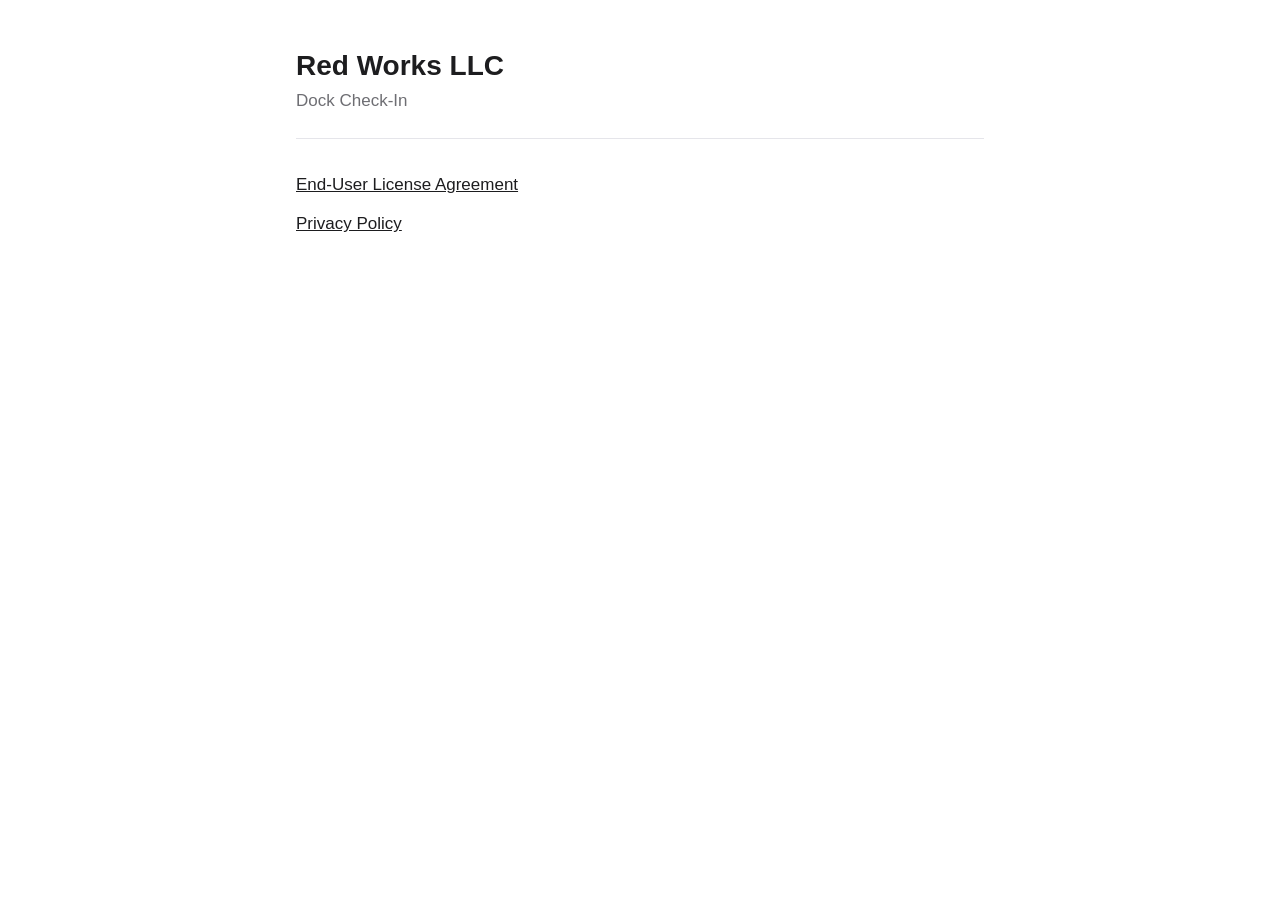
<file: index.html>
<!doctype html>
<html lang="en">
<head>
<meta charset="utf-8">
<meta name="viewport" content="width=device-width, initial-scale=1">
<title>Red Works LLC</title>
<link rel="stylesheet" href="style.css">
</head>
<body>
<main>
<h1>Red Works LLC</h1>
<p class="meta">Dock Check-In</p>
<p><a href="eula.html">End-User License Agreement</a></p>
<p><a href="privacy.html">Privacy Policy</a></p>
</main>
</body>
</html>
</file>
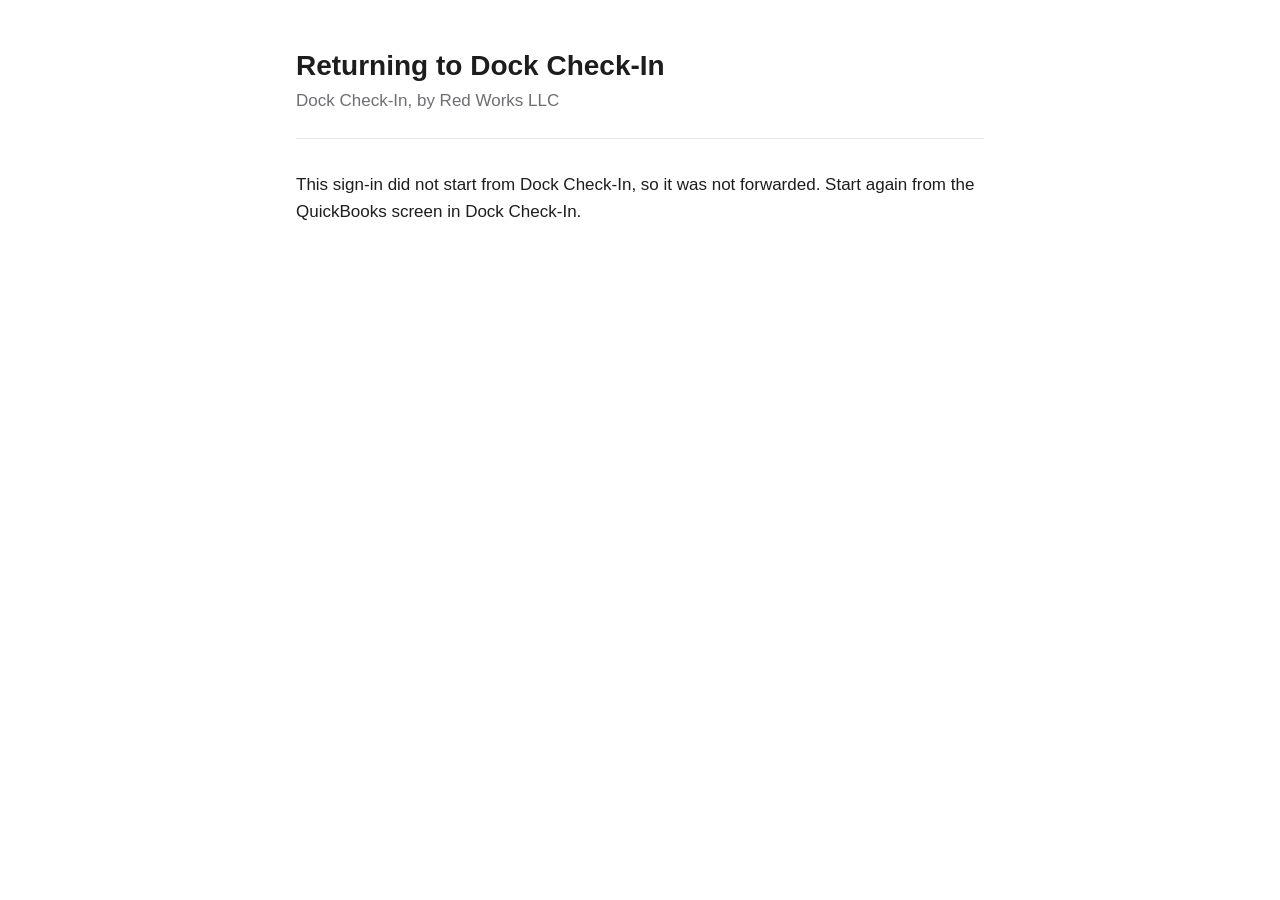
<file: callback.html>
<!doctype html>
<html lang="en">
<head>
<meta charset="utf-8">
<meta name="viewport" content="width=device-width, initial-scale=1">
<meta name="referrer" content="no-referrer">
<title>Returning to Dock Check-In</title>
<link rel="stylesheet" href="style.css">
</head>
<body>
<main>
<h1>Returning to Dock Check-In</h1>
<p class="meta">Dock Check-In, by Red Works LLC</p>
<p id="msg">One moment.</p>
<noscript><p>Dock Check-In needs JavaScript to finish connecting.</p></noscript>
</main>
<script>
(function() {
  function decodeStateOrigin(state) {
    var idx = state.lastIndexOf('.');
    if (idx === -1) return null;
    var b64 = state.slice(idx + 1);
    var b64std = b64.replace(/-/g, '+').replace(/_/g, '/');
    while (b64std.length % 4 !== 0) { b64std += '='; }
    try {
      return atob(b64std);
    } catch (e) {
      return null;
    }
  }

  function isPrivateHost(hostname) {
    if (hostname === 'localhost') return true;
    if (hostname.slice(-6) === '.local') return true;
    if (hostname === '[::1]') return true;
    var m = /^(\d{1,3})\.(\d{1,3})\.(\d{1,3})\.(\d{1,3})$/.exec(hostname);
    if (m) {
      var o1 = Number(m[1]), o2 = Number(m[2]), o3 = Number(m[3]), o4 = Number(m[4]);
      if (o1 > 255 || o2 > 255 || o3 > 255 || o4 > 255) return false;
      if (o1 === 127) return true;
      if (o1 === 10) return true;
      if (o1 === 192 && o2 === 168) return true;
      if (o1 === 172 && o2 >= 16 && o2 <= 31) return true;
    }
    return false;
  }

  function decideTarget(state) {
    var decoded;
    try {
      decoded = decodeStateOrigin(state);
      if (!decoded) return null;
      var url = new URL(decoded);
      if (url.protocol !== 'http:' && url.protocol !== 'https:') return null;
      if (url.pathname !== '/' && url.pathname !== '') return null;
      if (url.username || url.password) return null;
      if (!isPrivateHost(url.hostname)) return null;
      return url;
    } catch (e) {
      return null;
    }
  }

  var q = location.search;
  var params = new URLSearchParams(q);
  var state = params.get('state') || '';
  var target = decideTarget(state);
  if (target) {
    location.replace(target.origin + '/qbo/callback' + q);
  } else {
    var msg = document.getElementById('msg');
    if (msg) {
      msg.textContent = 'This sign-in did not start from Dock Check-In, so it was not forwarded. Start again from the QuickBooks screen in Dock Check-In.';
    }
  }
})();
</script>
</body>
</html>
</file>
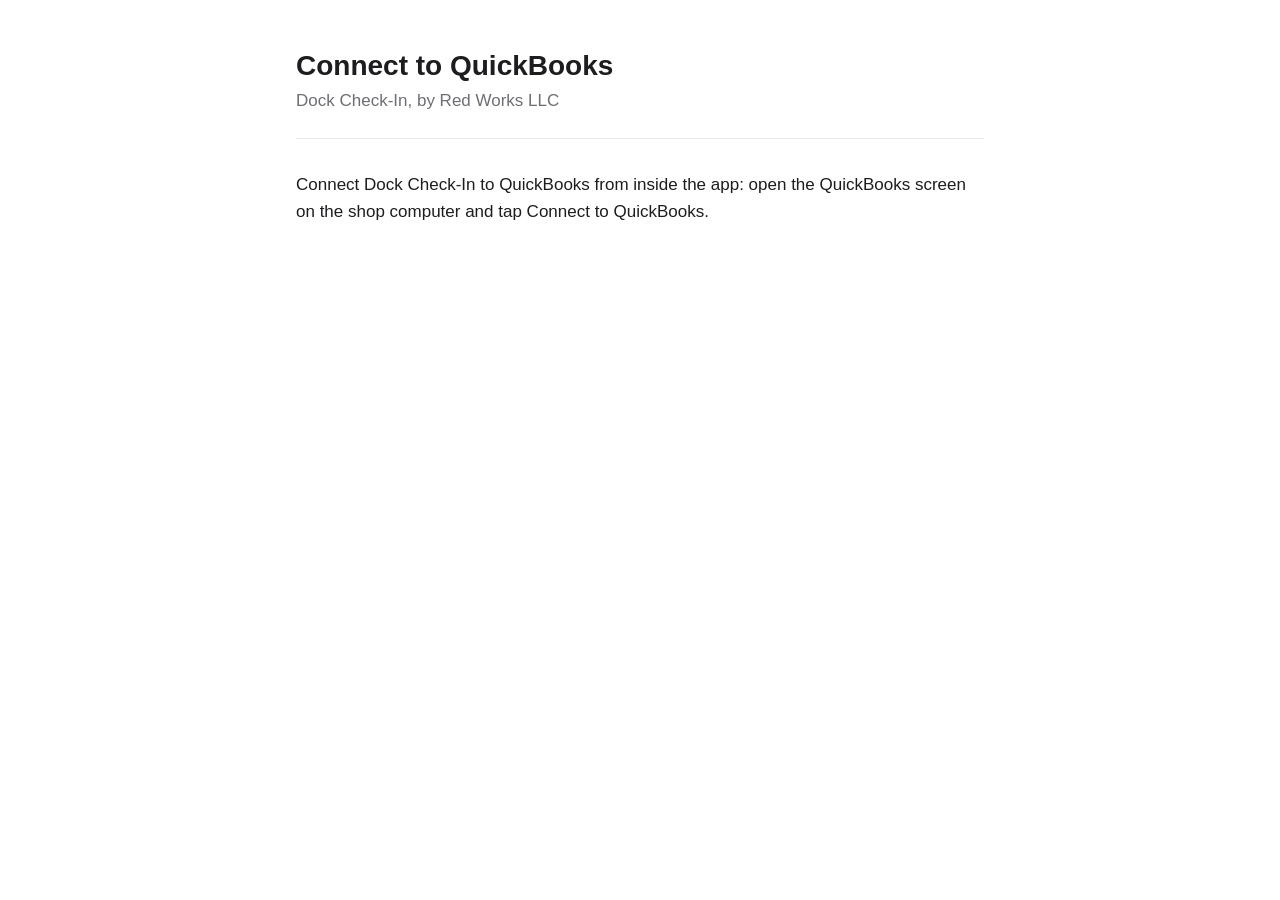
<file: connect.html>
<!doctype html>
<html lang="en">
<head>
<meta charset="utf-8">
<meta name="viewport" content="width=device-width, initial-scale=1">
<title>Connect Dock Check-In</title>
<link rel="stylesheet" href="style.css">
</head>
<body>
<main>
<h1>Connect to QuickBooks</h1>
<p class="meta">Dock Check-In, by Red Works LLC</p>
<p>Connect Dock Check-In to QuickBooks from inside the app: open the QuickBooks screen on the shop computer and tap Connect to QuickBooks.</p>
</main>
</body>
</html>
</file>
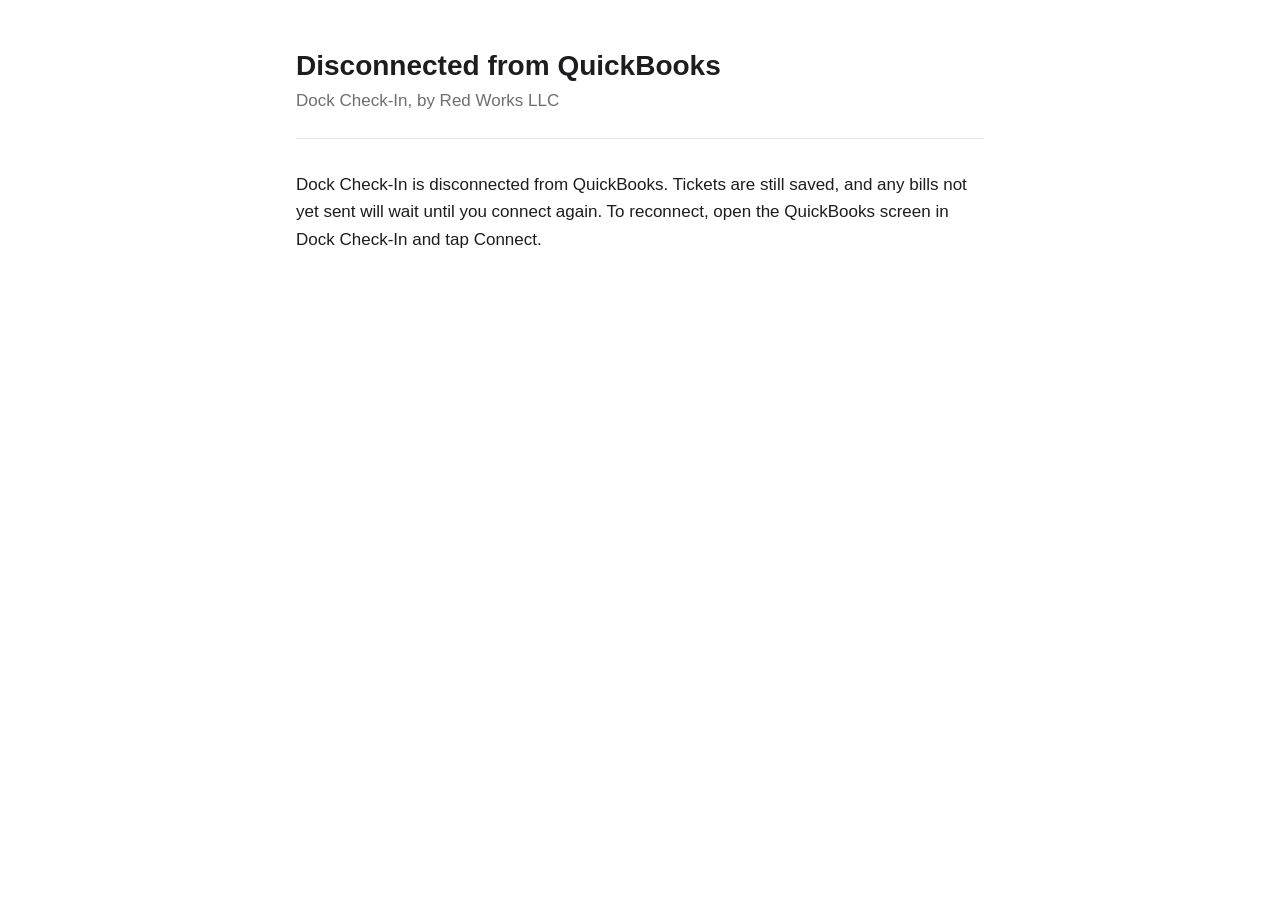
<file: disconnect.html>
<!doctype html>
<html lang="en">
<head>
<meta charset="utf-8">
<meta name="viewport" content="width=device-width, initial-scale=1">
<title>Dock Check-In Disconnected</title>
<link rel="stylesheet" href="style.css">
</head>
<body>
<main>
<h1>Disconnected from QuickBooks</h1>
<p class="meta">Dock Check-In, by Red Works LLC</p>
<p>Dock Check-In is disconnected from QuickBooks. Tickets are still saved, and any bills not yet sent will wait until you connect again. To reconnect, open the QuickBooks screen in Dock Check-In and tap Connect.</p>
</main>
</body>
</html>
</file>
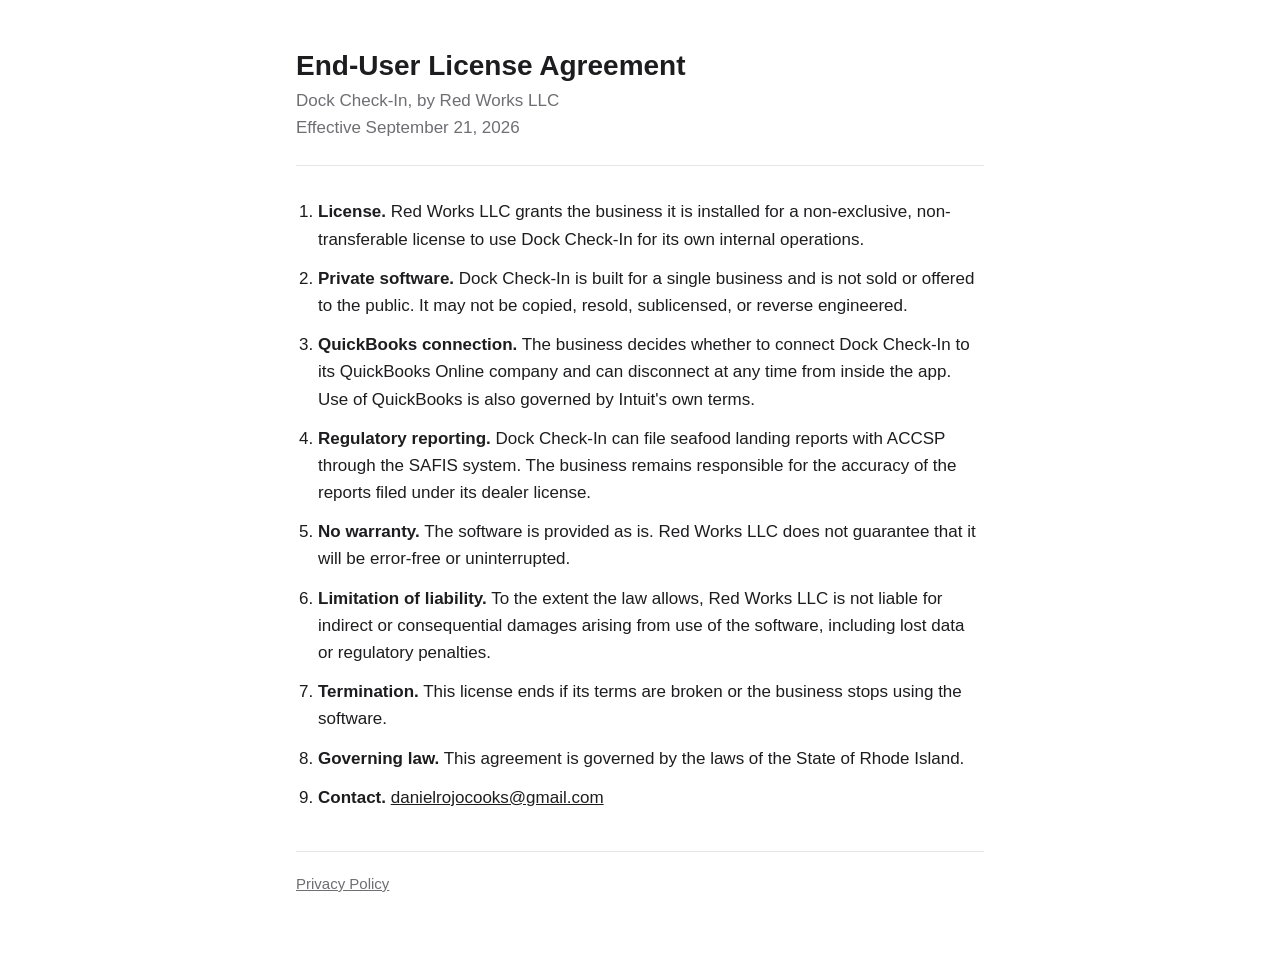
<file: eula.html>
<!doctype html>
<html lang="en">
<head>
<meta charset="utf-8">
<meta name="viewport" content="width=device-width, initial-scale=1">
<title>Dock Check-In License Agreement</title>
<link rel="stylesheet" href="style.css">
</head>
<body>
<main>
<h1>End-User License Agreement</h1>
<p class="meta">Dock Check-In, by Red Works LLC<br>Effective September 21, 2026</p>
<ol>
<li><strong>License.</strong> Red Works LLC grants the business it is installed for a non-exclusive, non-transferable license to use Dock Check-In for its own internal operations.</li>
<li><strong>Private software.</strong> Dock Check-In is built for a single business and is not sold or offered to the public. It may not be copied, resold, sublicensed, or reverse engineered.</li>
<li><strong>QuickBooks connection.</strong> The business decides whether to connect Dock Check-In to its QuickBooks Online company and can disconnect at any time from inside the app. Use of QuickBooks is also governed by Intuit's own terms.</li>
<li><strong>Regulatory reporting.</strong> Dock Check-In can file seafood landing reports with ACCSP through the SAFIS system. The business remains responsible for the accuracy of the reports filed under its dealer license.</li>
<li><strong>No warranty.</strong> The software is provided as is. Red Works LLC does not guarantee that it will be error-free or uninterrupted.</li>
<li><strong>Limitation of liability.</strong> To the extent the law allows, Red Works LLC is not liable for indirect or consequential damages arising from use of the software, including lost data or regulatory penalties.</li>
<li><strong>Termination.</strong> This license ends if its terms are broken or the business stops using the software.</li>
<li><strong>Governing law.</strong> This agreement is governed by the laws of the State of Rhode Island.</li>
<li><strong>Contact.</strong> <a href="mailto:danielrojocooks@gmail.com">danielrojocooks@gmail.com</a></li>
</ol>
<footer><a href="privacy.html">Privacy Policy</a></footer>
</main>
</body>
</html>
</file>
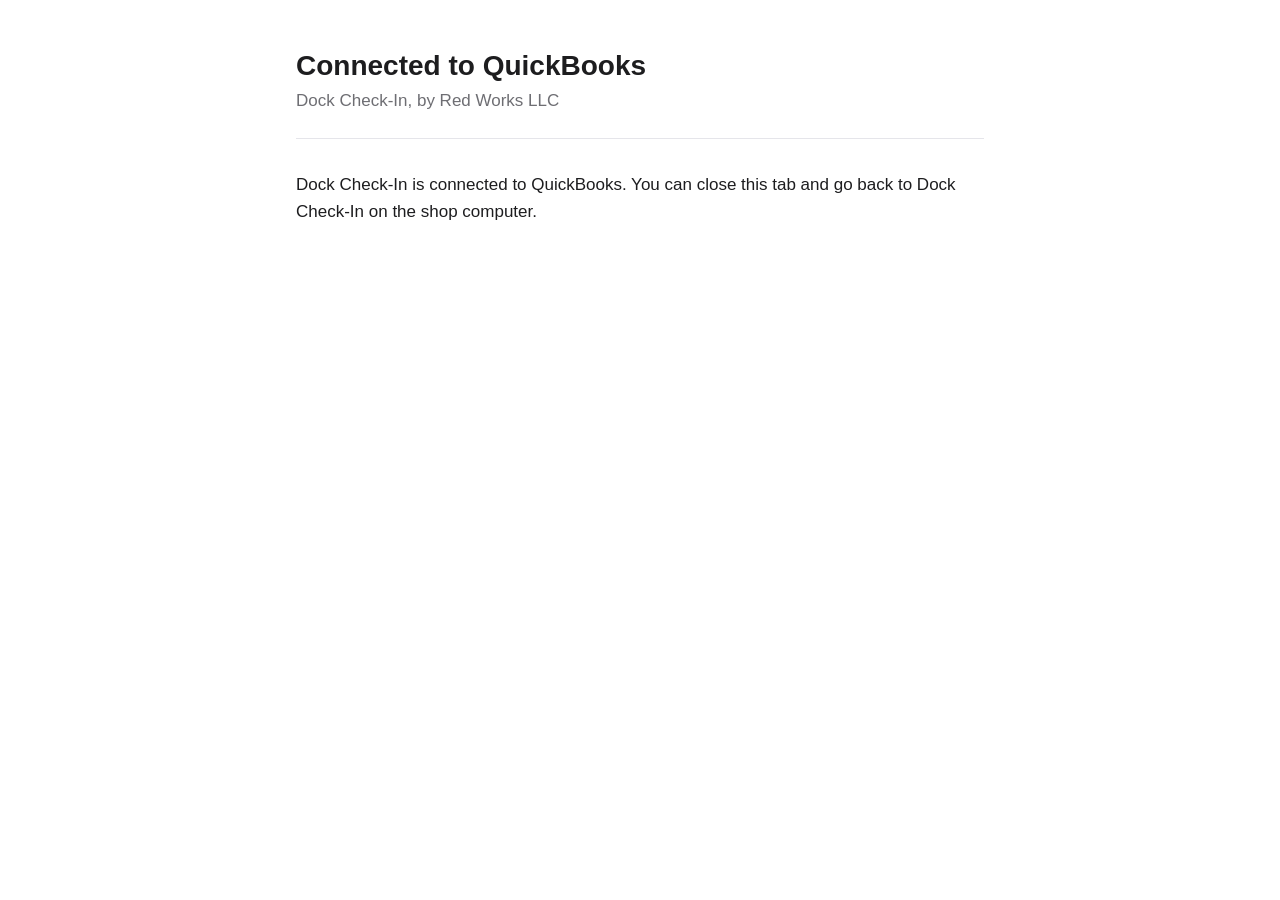
<file: launch.html>
<!doctype html>
<html lang="en">
<head>
<meta charset="utf-8">
<meta name="viewport" content="width=device-width, initial-scale=1">
<title>Dock Check-In Connected</title>
<link rel="stylesheet" href="style.css">
</head>
<body>
<main>
<h1>Connected to QuickBooks</h1>
<p class="meta">Dock Check-In, by Red Works LLC</p>
<p>Dock Check-In is connected to QuickBooks. You can close this tab and go back to Dock Check-In on the shop computer.</p>
</main>
</body>
</html>
</file>
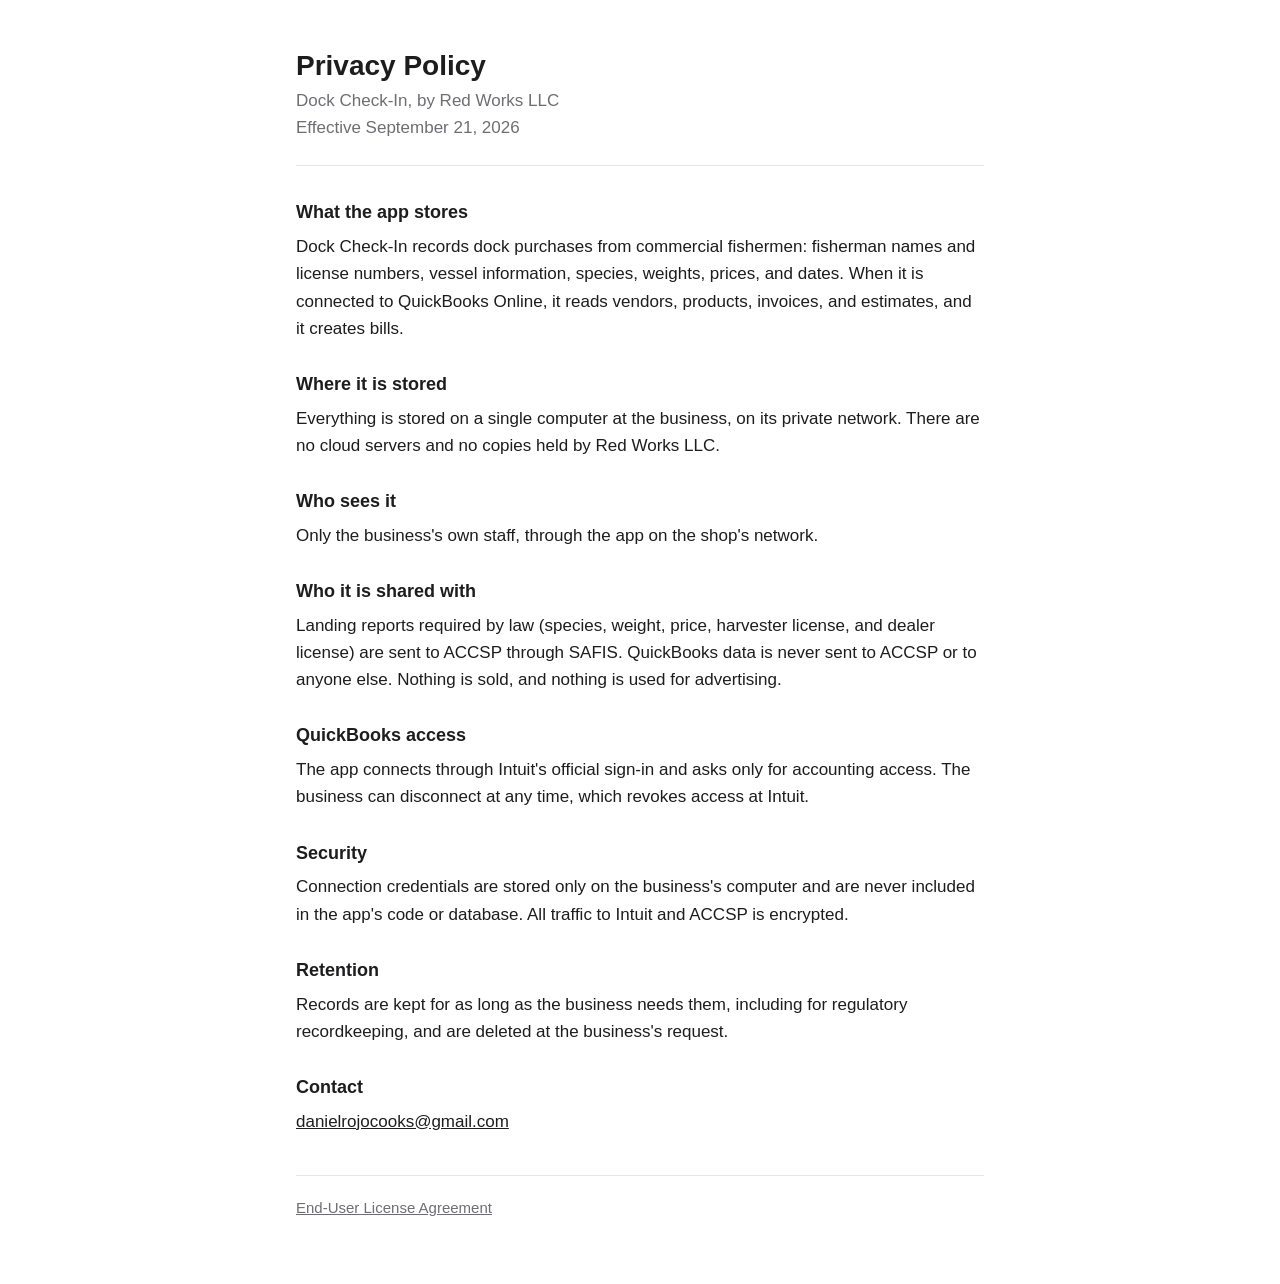
<file: privacy.html>
<!doctype html>
<html lang="en">
<head>
<meta charset="utf-8">
<meta name="viewport" content="width=device-width, initial-scale=1">
<title>Dock Check-In Privacy Policy</title>
<link rel="stylesheet" href="style.css">
</head>
<body>
<main>
<h1>Privacy Policy</h1>
<p class="meta">Dock Check-In, by Red Works LLC<br>Effective September 21, 2026</p>

<h2>What the app stores</h2>
<p>Dock Check-In records dock purchases from commercial fishermen: fisherman names and license numbers, vessel information, species, weights, prices, and dates. When it is connected to QuickBooks Online, it reads vendors, products, invoices, and estimates, and it creates bills.</p>

<h2>Where it is stored</h2>
<p>Everything is stored on a single computer at the business, on its private network. There are no cloud servers and no copies held by Red Works LLC.</p>

<h2>Who sees it</h2>
<p>Only the business's own staff, through the app on the shop's network.</p>

<h2>Who it is shared with</h2>
<p>Landing reports required by law (species, weight, price, harvester license, and dealer license) are sent to ACCSP through SAFIS. QuickBooks data is never sent to ACCSP or to anyone else. Nothing is sold, and nothing is used for advertising.</p>

<h2>QuickBooks access</h2>
<p>The app connects through Intuit's official sign-in and asks only for accounting access. The business can disconnect at any time, which revokes access at Intuit.</p>

<h2>Security</h2>
<p>Connection credentials are stored only on the business's computer and are never included in the app's code or database. All traffic to Intuit and ACCSP is encrypted.</p>

<h2>Retention</h2>
<p>Records are kept for as long as the business needs them, including for regulatory recordkeeping, and are deleted at the business's request.</p>

<h2>Contact</h2>
<p><a href="mailto:danielrojocooks@gmail.com">danielrojocooks@gmail.com</a></p>

<footer><a href="eula.html">End-User License Agreement</a></footer>
</main>
</body>
</html>
</file>
<file: style.css>
:root { --bg: #ffffff; --fg: #1d1d1f; --muted: #6e6e73; --rule: #e5e5ea; }
@media (prefers-color-scheme: dark) {
  :root { --bg: #111113; --fg: #f2f2f4; --muted: #9a9aa0; --rule: #2c2c30; }
}
* { box-sizing: border-box; }
body {
  margin: 0; background: var(--bg); color: var(--fg);
  font: 17px/1.6 -apple-system, BlinkMacSystemFont, "Segoe UI", Roboto, Helvetica, Arial, sans-serif;
}
main { max-width: 720px; margin: 0 auto; padding: 48px 16px 64px; }
h1 { font-size: 28px; line-height: 1.25; margin: 0 0 4px; }
.meta { color: var(--muted); margin: 0 0 32px; padding-bottom: 24px; border-bottom: 1px solid var(--rule); }
h2 { font-size: 18px; margin: 28px 0 6px; }
p { margin: 0 0 12px; }
ol { padding-left: 22px; }
li { margin-bottom: 12px; }
a { color: inherit; }
footer { margin-top: 40px; padding-top: 20px; border-top: 1px solid var(--rule); color: var(--muted); font-size: 15px; }
</file>
